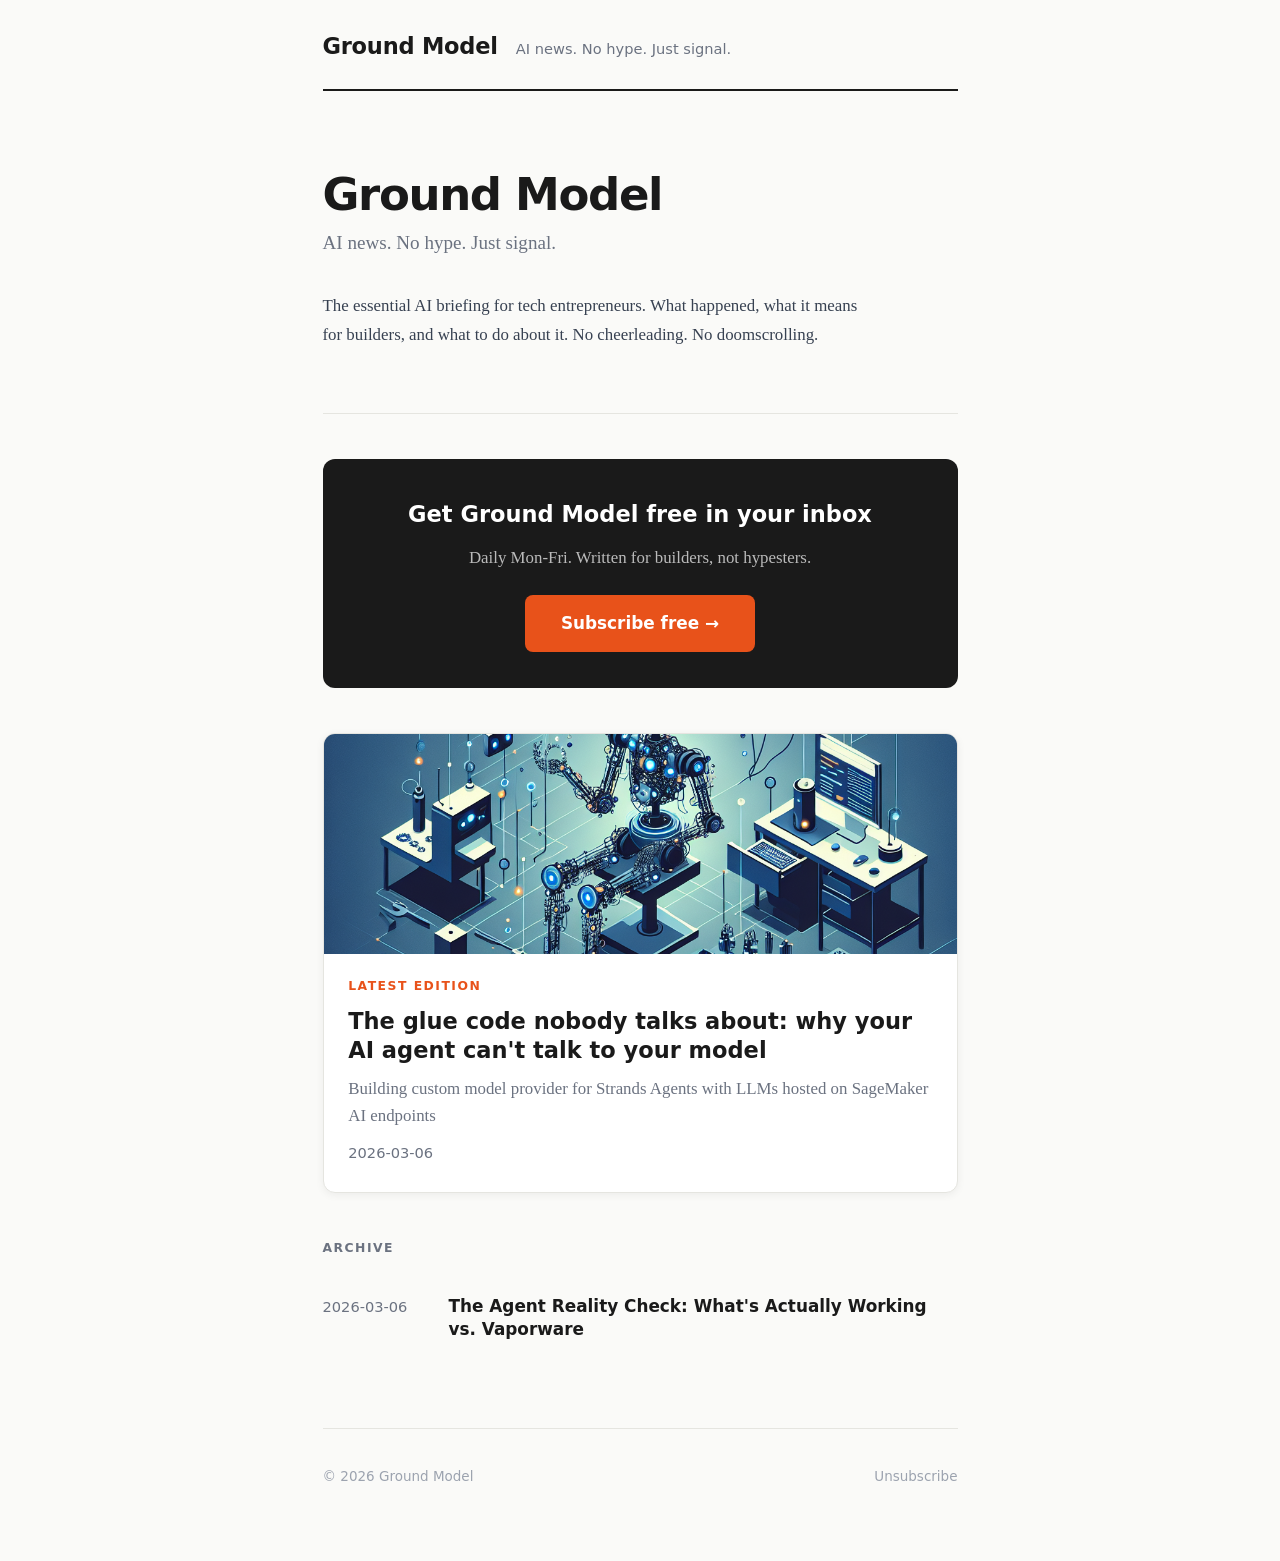
<file: index.html>
<!DOCTYPE html>
<html lang="en">
<head>
  <meta charset="UTF-8">
  <meta name="viewport" content="width=device-width, initial-scale=1.0">
  <title>Ground Model — Daily AI news for builders.</title>
  <meta name="description" content="AI news for tech entrepreneurs. No hype. Just signal. Daily, Mon-Fri.">
  <meta property="og:title" content="Ground Model">
  <meta property="og:description" content="Daily AI news for builders. No hype. Just signal.">
  <meta property="og:type" content="website">
  <meta property="og:url" content="https://groundmodel.com">
  
  <meta property="og:image" content="https://groundmodel.com/static/images/2026-03-06_hero.png">
  
  <meta name="twitter:card" content="summary_large_image">
  <link rel="canonical" href="https://groundmodel.com">
  <link rel="icon" href="/static/favicon.svg" type="image/svg+xml">
  <link rel="stylesheet" href="/static/style.css">
</head>
<body>
  <div class="page-shell">

    <header class="site-header">
      <a href="/" class="logo">Ground Model</a>
      <span class="tagline">AI news. No hype. Just signal.</span>
    </header>

    <main>

      <!-- Homepage hero text -->
      <section class="home-hero">
        <div class="home-wordmark">Ground Model</div>
        <p class="home-tagline">AI news. No hype. Just signal.</p>
        <p style="font-size:0.9375rem;color:#374151;max-width:540px;margin-bottom:1.5rem;">
          The essential AI briefing for tech entrepreneurs. What happened, what it means for builders,
          and what to do about it. No cheerleading. No doomscrolling.
        </p>
      </section>

      <!-- Subscribe CTA -->
      <div class="home-subscribe">
        <h2>Get Ground Model free in your inbox</h2>
        <p>Daily Mon-Fri. Written for builders, not hypesters.</p>
        <a href="https://ground-model.beehiiv.com/subscribe" class="btn-subscribe">Subscribe free →</a>
      </div>

      

      <!-- Featured latest edition -->
      
      <div class="featured-edition">
        
        <a href="/posts/2026/03/06/the-glue-code-nobody-talks-about-why-your-ai-agent-can-t-talk-to-your-model.html">
          <img src="/static/images/2026-03-06_hero.png" alt="The glue code nobody talks about: why your AI agent can&#39;t talk to your model" class="featured-thumb" loading="lazy">
        </a>
        
        <div class="featured-body">
          <div class="featured-label">Latest edition</div>
          <a href="/posts/2026/03/06/the-glue-code-nobody-talks-about-why-your-ai-agent-can-t-talk-to-your-model.html" class="featured-title">The glue code nobody talks about: why your AI agent can&#39;t talk to your model</a>
          
          <p class="featured-preview">Building custom model provider for Strands Agents with LLMs hosted on SageMaker AI endpoints</p>
          
          <p style="margin-top:0.625rem;font-family:-apple-system,BlinkMacSystemFont,'Segoe UI',system-ui,sans-serif;font-size:0.8125rem;color:#6B7280;">
            2026-03-06
          </p>
        </div>
      </div>

      <!-- Archive list -->
      
      <section class="archive-section">
        <div class="archive-label">Archive</div>
        <ul class="archive-list">
          
          <li>
            <a href="/posts/2026/03/06/the-agent-reality-check-what-s-actually-working-vs-vaporware.html" class="archive-link">
              <span class="archive-date">2026-03-06</span>
              <span class="archive-title">The Agent Reality Check: What&#39;s Actually Working vs. Vaporware</span>
            </a>
          </li>
          
        </ul>
      </section>
      

      

    </main>

    <footer class="site-footer">
      <div class="footer-bottom">
        <span class="copyright">&copy; 2026 Ground Model</span>
        <a href="https://ground-model.beehiiv.com/unsubscribe" class="unsubscribe">Unsubscribe</a>
      </div>
    </footer>

  </div>
</body>
</html>
</file>
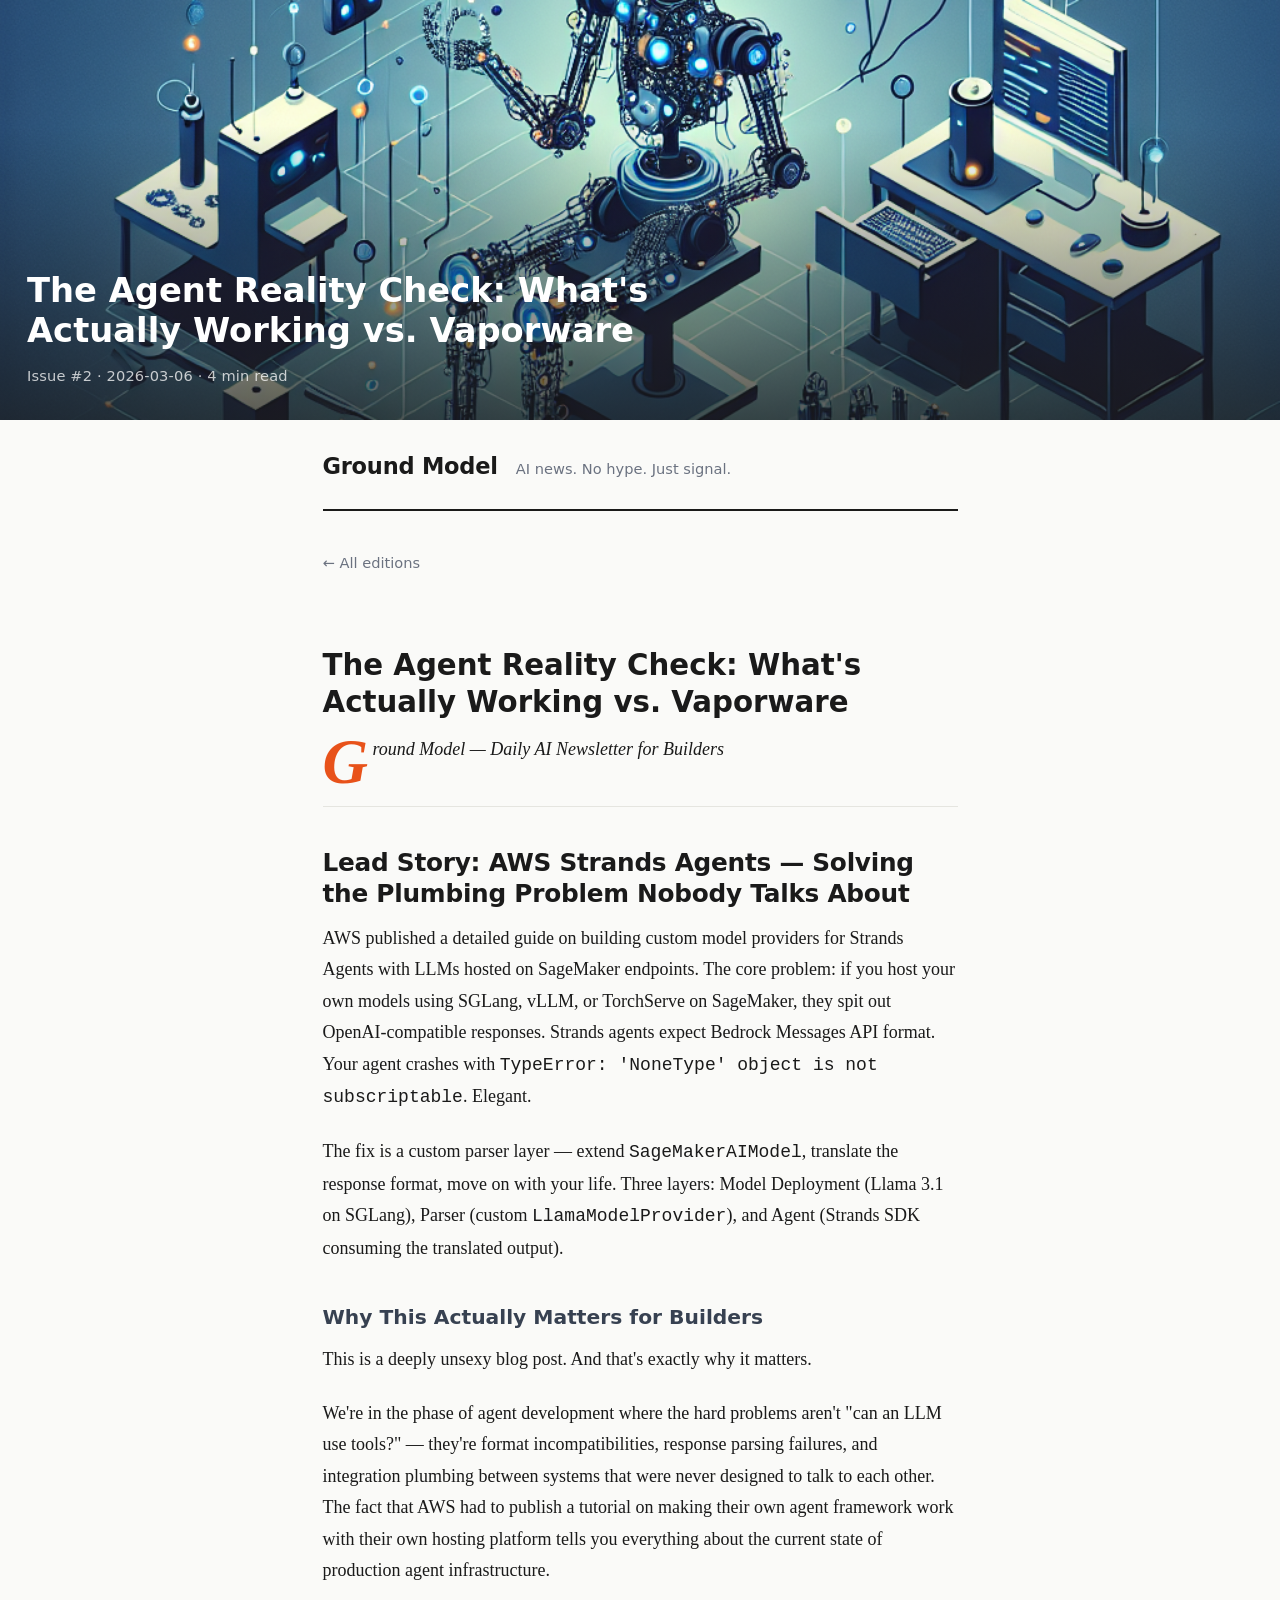
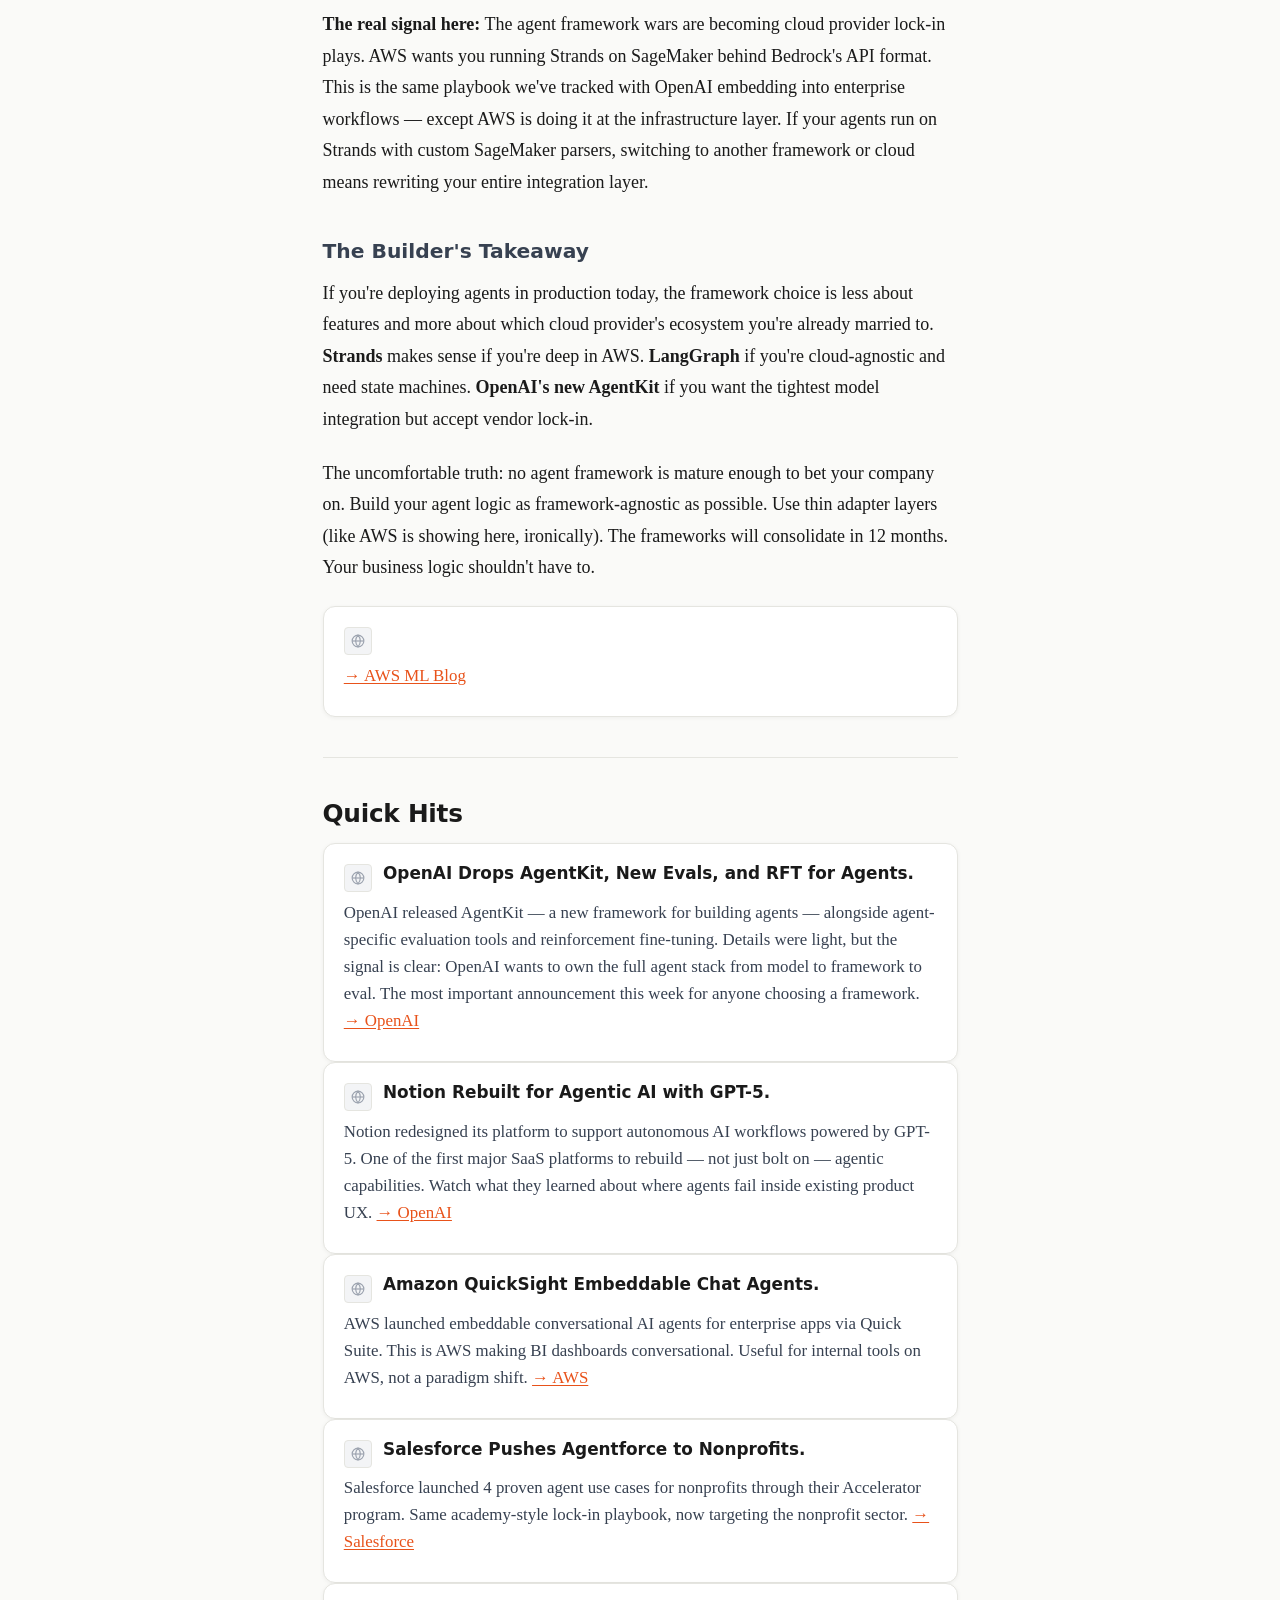
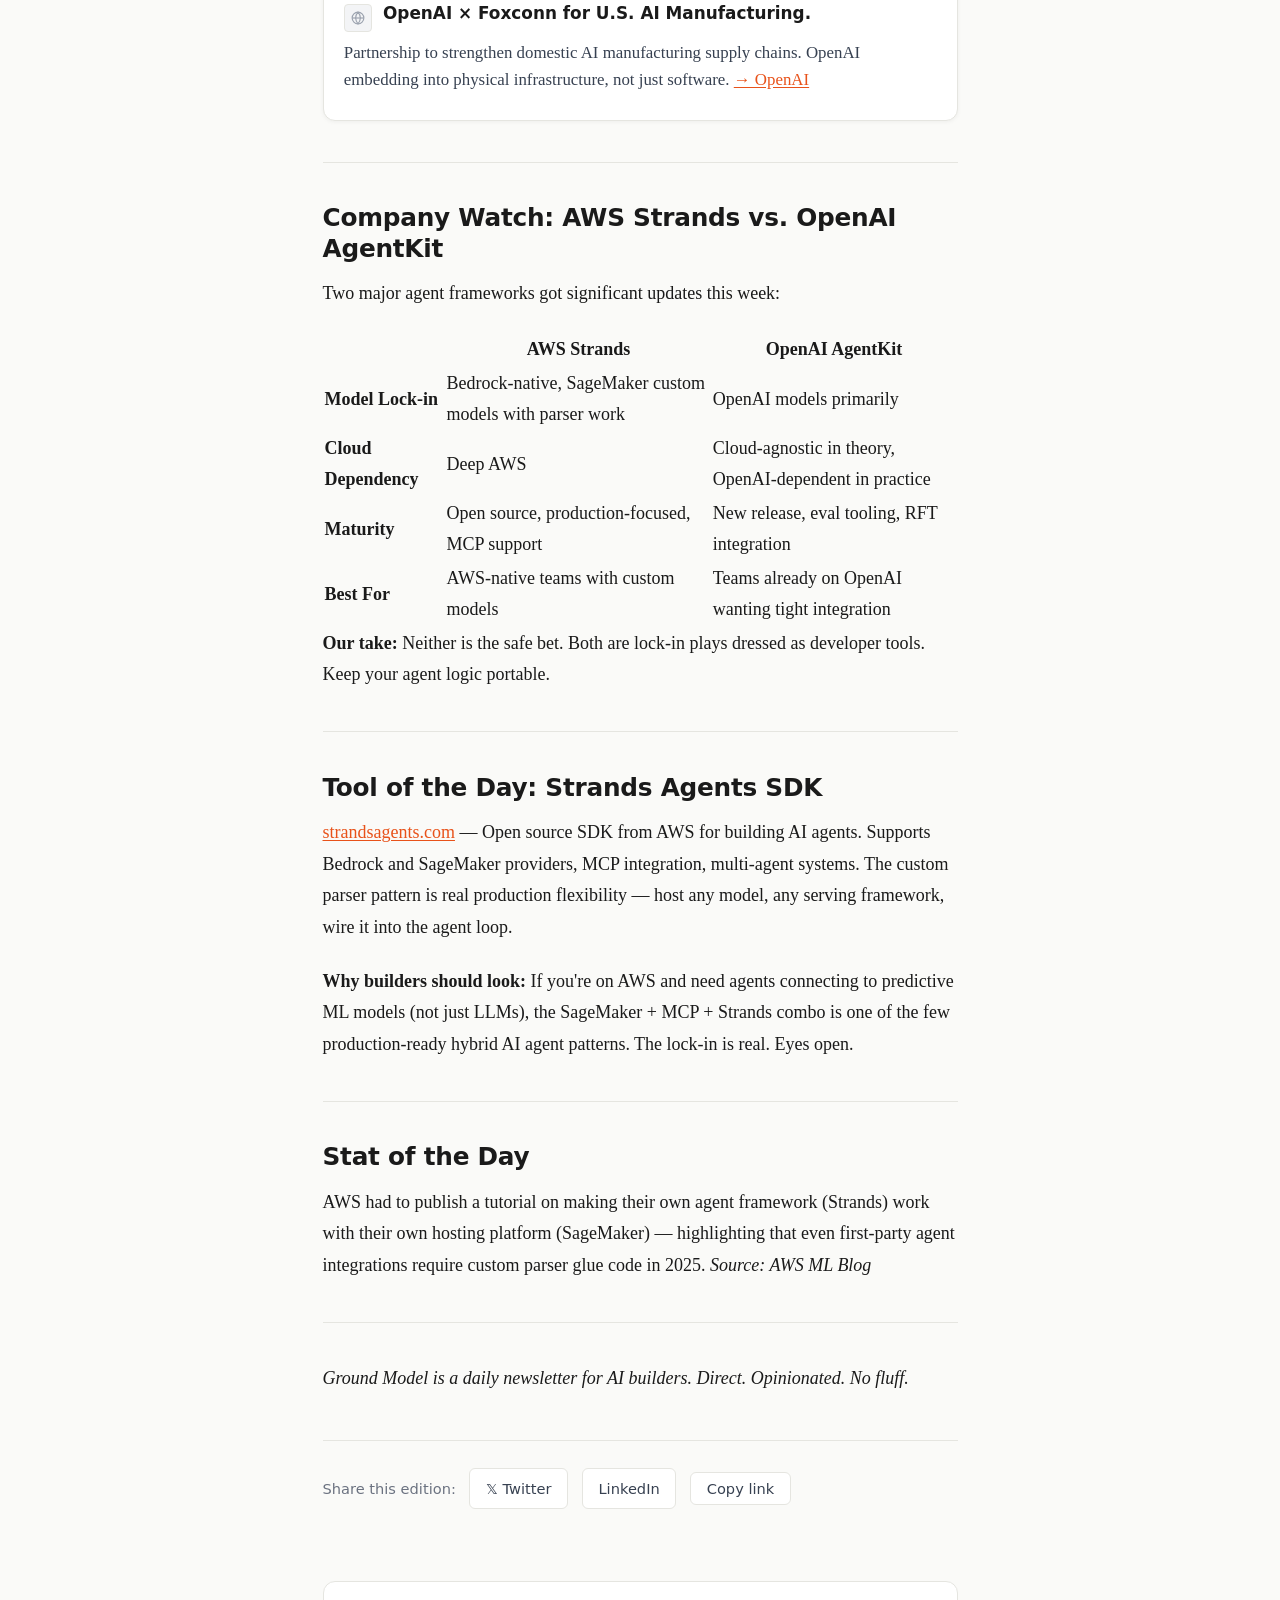
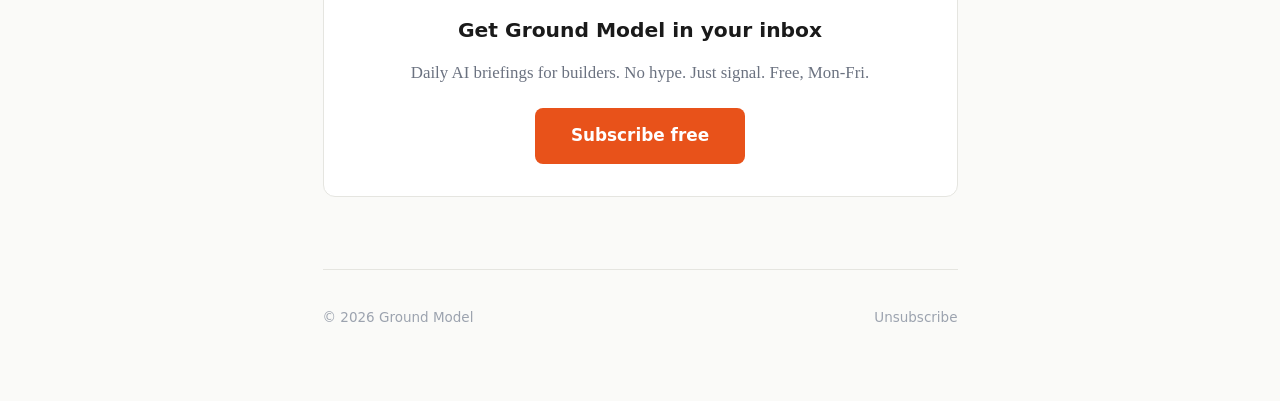
<file: posts/2026/03/06/the-agent-reality-check-what-s-actually-working-vs-vaporware.html>
<!DOCTYPE html>
<html lang="en">
<head>
  <meta charset="UTF-8">
  <meta name="viewport" content="width=device-width, initial-scale=1.0">
  <title>The Agent Reality Check: What&#39;s Actually Working vs. Vaporware — Ground Model</title>
  <meta name="description" content="The Agent Reality Check: What&#39;s Actually Working vs. Vaporware
Ground Model — Daily AI Newsletter for Builders

Lead Story: AWS Strands Agents — Solving the Plu">
  <meta property="og:title" content="The Agent Reality Check: What&#39;s Actually Working vs. Vaporware">
  <meta property="og:description" content="The Agent Reality Check: What&#39;s Actually Working vs. Vaporware
Ground Model — Daily AI Newsletter for Builders

Lead Story: AWS Strands Agents — Solving the Plu">
  <meta property="og:type" content="article">
  <meta property="og:url" content="https://groundmodel.com/posts/2026/03/06/the-agent-reality-check-what-s-actually-working-vs-vaporware.html">
  
  <meta property="og:image" content="https://groundmodel.com/static/images/2026-03-06_hero.png">
  
  <meta name="twitter:card" content="summary_large_image">
  <meta name="twitter:title" content="The Agent Reality Check: What&#39;s Actually Working vs. Vaporware">
  <meta name="twitter:description" content="The Agent Reality Check: What&#39;s Actually Working vs. Vaporware
Ground Model — Daily AI Newsletter for Builders

Lead Story: AWS Strands Agents — Solving the Plu">
  <link rel="canonical" href="https://groundmodel.com/posts/2026/03/06/the-agent-reality-check-what-s-actually-working-vs-vaporware.html">
  <link rel="icon" href="/static/favicon.svg" type="image/svg+xml">
  <link rel="stylesheet" href="/static/style.css">
</head>
<body>

  
  <!-- Full-width hero image with overlay -->
  <div class="post-hero">
    <img src="/static/images/2026-03-06_hero.png" alt="The Agent Reality Check: What&#39;s Actually Working vs. Vaporware" loading="eager">
    <div class="post-hero-overlay">
      <div class="post-hero-title">The Agent Reality Check: What&#39;s Actually Working vs. Vaporware</div>
      <div class="post-hero-meta">
        Issue #2&nbsp;·&nbsp;<time datetime="2026-03-06">2026-03-06</time>&nbsp;·&nbsp;4 min read
      </div>
    </div>
  </div>
  

  <div class="page-shell">
    <header class="site-header">
      <a href="/" class="logo">Ground Model</a>
      <span class="tagline">AI news. No hype. Just signal.</span>
    </header>

    <a href="/" class="back-link">&larr; All editions</a>

    <article>
      

      <div class="post-body">
        <h1>The Agent Reality Check: What's Actually Working vs. Vaporware</h1>
<p><em>Ground Model — Daily AI Newsletter for Builders</em></p>
<hr />
<h2>Lead Story: AWS Strands Agents — Solving the Plumbing Problem Nobody Talks About</h2>
<p>AWS published a detailed guide on building custom model providers for Strands Agents with LLMs hosted on SageMaker endpoints. The core problem: if you host your own models using SGLang, vLLM, or TorchServe on SageMaker, they spit out OpenAI-compatible responses. Strands agents expect Bedrock Messages API format. Your agent crashes with <code>TypeError: 'NoneType' object is not subscriptable</code>. Elegant.</p>
<p>The fix is a custom parser layer — extend <code>SageMakerAIModel</code>, translate the response format, move on with your life. Three layers: Model Deployment (Llama 3.1 on SGLang), Parser (custom <code>LlamaModelProvider</code>), and Agent (Strands SDK consuming the translated output).</p>
<h3>Why This Actually Matters for Builders</h3>
<p>This is a deeply unsexy blog post. And that's exactly why it matters.</p>
<p>We're in the phase of agent development where the hard problems aren't "can an LLM use tools?" — they're format incompatibilities, response parsing failures, and integration plumbing between systems that were never designed to talk to each other. The fact that AWS had to publish a tutorial on making their own agent framework work with their own hosting platform tells you everything about the current state of production agent infrastructure.</p>
<p><strong>The real signal here:</strong> The agent framework wars are becoming cloud provider lock-in plays. AWS wants you running Strands on SageMaker behind Bedrock's API format. This is the same playbook we've tracked with OpenAI embedding into enterprise workflows — except AWS is doing it at the infrastructure layer. If your agents run on Strands with custom SageMaker parsers, switching to another framework or cloud means rewriting your entire integration layer.</p>
<h3>The Builder's Takeaway</h3>
<p>If you're deploying agents in production today, the framework choice is less about features and more about which cloud provider's ecosystem you're already married to. <strong>Strands</strong> makes sense if you're deep in AWS. <strong>LangGraph</strong> if you're cloud-agnostic and need state machines. <strong>OpenAI's new AgentKit</strong> if you want the tightest model integration but accept vendor lock-in.</p>
<p>The uncomfortable truth: no agent framework is mature enough to bet your company on. Build your agent logic as framework-agnostic as possible. Use thin adapter layers (like AWS is showing here, ironically). The frameworks will consolidate in 12 months. Your business logic shouldn't have to.</p>
<p><a href="https://aws.amazon.com/blogs/machine-learning/building-custom-model-provider-for-strands-agents-with-llms-hosted-on-sagemaker-ai-endpoints/">→ AWS ML Blog</a></p>
<hr />
<h2>Quick Hits</h2>
<p><strong>OpenAI Drops AgentKit, New Evals, and RFT for Agents.</strong> OpenAI released AgentKit — a new framework for building agents — alongside agent-specific evaluation tools and reinforcement fine-tuning. Details were light, but the signal is clear: OpenAI wants to own the full agent stack from model to framework to eval. The most important announcement this week for anyone choosing a framework. <a href="https://openai.com/index/introducing-agentkit">→ OpenAI</a></p>
<p><strong>Notion Rebuilt for Agentic AI with GPT-5.</strong> Notion redesigned its platform to support autonomous AI workflows powered by GPT-5. One of the first major SaaS platforms to rebuild — not just bolt on — agentic capabilities. Watch what they learned about where agents fail inside existing product UX. <a href="https://openai.com/index/notion">→ OpenAI</a></p>
<p><strong>Amazon QuickSight Embeddable Chat Agents.</strong> AWS launched embeddable conversational AI agents for enterprise apps via Quick Suite. This is AWS making BI dashboards conversational. Useful for internal tools on AWS, not a paradigm shift. <a href="https://aws.amazon.com/blogs/machine-learning/embed-amazon-quick-suite-chat-agents-in-enterprise-applications/">→ AWS</a></p>
<p><strong>Salesforce Pushes Agentforce to Nonprofits.</strong> Salesforce launched 4 proven agent use cases for nonprofits through their Accelerator program. Same academy-style lock-in playbook, now targeting the nonprofit sector. <a href="https://www.salesforce.com/blog/ai-nonprofit-use-cases/">→ Salesforce</a></p>
<p><strong>OpenAI × Foxconn for U.S. AI Manufacturing.</strong> Partnership to strengthen domestic AI manufacturing supply chains. OpenAI embedding into physical infrastructure, not just software. <a href="https://openai.com/index/openai-and-foxconn-collaborate">→ OpenAI</a></p>
<hr />
<h2>Company Watch: AWS Strands vs. OpenAI AgentKit</h2>
<p>Two major agent frameworks got significant updates this week:</p>
<table>
<thead>
<tr>
<th></th>
<th>AWS Strands</th>
<th>OpenAI AgentKit</th>
</tr>
</thead>
<tbody>
<tr>
<td><strong>Model Lock-in</strong></td>
<td>Bedrock-native, SageMaker custom models with parser work</td>
<td>OpenAI models primarily</td>
</tr>
<tr>
<td><strong>Cloud Dependency</strong></td>
<td>Deep AWS</td>
<td>Cloud-agnostic in theory, OpenAI-dependent in practice</td>
</tr>
<tr>
<td><strong>Maturity</strong></td>
<td>Open source, production-focused, MCP support</td>
<td>New release, eval tooling, RFT integration</td>
</tr>
<tr>
<td><strong>Best For</strong></td>
<td>AWS-native teams with custom models</td>
<td>Teams already on OpenAI wanting tight integration</td>
</tr>
</tbody>
</table>
<p><strong>Our take:</strong> Neither is the safe bet. Both are lock-in plays dressed as developer tools. Keep your agent logic portable.</p>
<hr />
<h2>Tool of the Day: Strands Agents SDK</h2>
<p><a href="https://strandsagents.com">strandsagents.com</a> — Open source SDK from AWS for building AI agents. Supports Bedrock and SageMaker providers, MCP integration, multi-agent systems. The custom parser pattern is real production flexibility — host any model, any serving framework, wire it into the agent loop.</p>
<p><strong>Why builders should look:</strong> If you're on AWS and need agents connecting to predictive ML models (not just LLMs), the SageMaker + MCP + Strands combo is one of the few production-ready hybrid AI agent patterns. The lock-in is real. Eyes open.</p>
<hr />
<h2>Stat of the Day</h2>
<p>AWS had to publish a tutorial on making their own agent framework (Strands) work with their own hosting platform (SageMaker) — highlighting that even first-party agent integrations require custom parser glue code in 2025. <em>Source: AWS ML Blog</em></p>
<hr />
<p><em>Ground Model is a daily newsletter for AI builders. Direct. Opinionated. No fluff.</em></p>
      </div>
    </article>

    <!-- Share buttons -->
    <div class="share-section">
      <span class="share-label">Share this edition:</span>
      <a href="https://twitter.com/intent/tweet?text=The%20Agent%20Reality%20Check%3A%20What%27s%20Actually%20Working%20vs.%20Vaporware&url=https%3A//groundmodel.com/posts/2026/03/06/the-agent-reality-check-what-s-actually-working-vs-vaporware.html"
         target="_blank" rel="noopener" class="share-btn">𝕏 Twitter</a>
      <a href="https://www.linkedin.com/sharing/share-offsite/?url=https%3A//groundmodel.com/posts/2026/03/06/the-agent-reality-check-what-s-actually-working-vs-vaporware.html"
         target="_blank" rel="noopener" class="share-btn">LinkedIn</a>
      <button onclick="navigator.clipboard.writeText(window.location.href).then(()=>{this.textContent='Copied!';setTimeout(()=>{this.textContent='Copy link'},2000)})" class="share-btn">Copy link</button>
    </div>

    <!-- Subscribe CTA -->
    <div class="subscribe-cta">
      <h3>Get Ground Model in your inbox</h3>
      <p>Daily AI briefings for builders. No hype. Just signal. Free, Mon-Fri.</p>
      <a href="https://ground-model.beehiiv.com/subscribe" class="btn-subscribe">Subscribe free</a>
    </div>

    <!-- Footer -->
    <footer class="site-footer">
      <div class="footer-bottom">
        <span class="copyright">&copy; 2026 Ground Model</span>
        <a href="https://ground-model.beehiiv.com/unsubscribe" class="unsubscribe">Unsubscribe</a>
      </div>
    </footer>
  </div>

  <!-- Company logos for Quick Hits items: inject via JS using Clearbit -->
  <script>
  (function() {
    // Parse domains from brief_domains passed from Python template
    var briefDomains = ["openai.com", "aws.amazon.com", "salesforce.com"];

    // Find all links in the post body that are "Read more" links
    var links = document.querySelectorAll('.post-body a');
    var domainIndexMap = {};
    briefDomains.forEach(function(d, i) { domainIndexMap[d] = i; });

    links.forEach(function(a) {
      try {
        var url = new URL(a.href);
        var domain = url.hostname.replace(/^www\./, '');
        if (briefDomains.indexOf(domain) === -1) return;

        // Walk up to find the containing paragraph or list item
        var container = a.closest('p') || a.closest('li');
        if (!container) return;

        // Only inject once per container
        if (container.dataset.logoInjected) return;
        container.dataset.logoInjected = '1';

        // Find the bold headline (strong tag) or first text
        var strong = container.querySelector('strong');

        // Create logo img
        var img = document.createElement('img');
        img.src = 'https://logo.clearbit.com/' + domain + '?size=64';
        img.alt = domain;
        img.className = 'brief-logo';
        img.width = 28;
        img.height = 28;
        img.onerror = function() {
          // Replace with fallback SVG icon
          var fallback = document.createElement('span');
          fallback.className = 'brief-logo-fallback';
          fallback.innerHTML = '<svg viewBox="0 0 24 24" fill="none" stroke="currentColor" stroke-width="2"><circle cx="12" cy="12" r="10"/><line x1="2" y1="12" x2="22" y2="12"/><path d="M12 2a15.3 15.3 0 0 1 4 10 15.3 15.3 0 0 1-4 10 15.3 15.3 0 0 1-4-10 15.3 15.3 0 0 1 4-10z"/></svg>';
          img.replaceWith(fallback);
        };

        // Wrap in brief-card if in a plain paragraph
        if (container.tagName === 'P') {
          var card = document.createElement('div');
          card.className = 'brief-card';

          var head = document.createElement('div');
          head.className = 'brief-card-head';
          head.appendChild(img);

          if (strong) {
            var headline = document.createElement('div');
            headline.className = 'brief-headline';
            headline.innerHTML = strong.innerHTML;
            head.appendChild(headline);
            strong.remove();
          }
          card.appendChild(head);

          var body = document.createElement('div');
          body.className = 'brief-body';
          body.innerHTML = container.innerHTML;
          card.appendChild(body);

          container.replaceWith(card);
        } else {
          // li: just prepend the logo
          container.insertBefore(img, container.firstChild);
        }
      } catch(e) {}
    });
  })();
  </script>

</body>
</html>
</file>
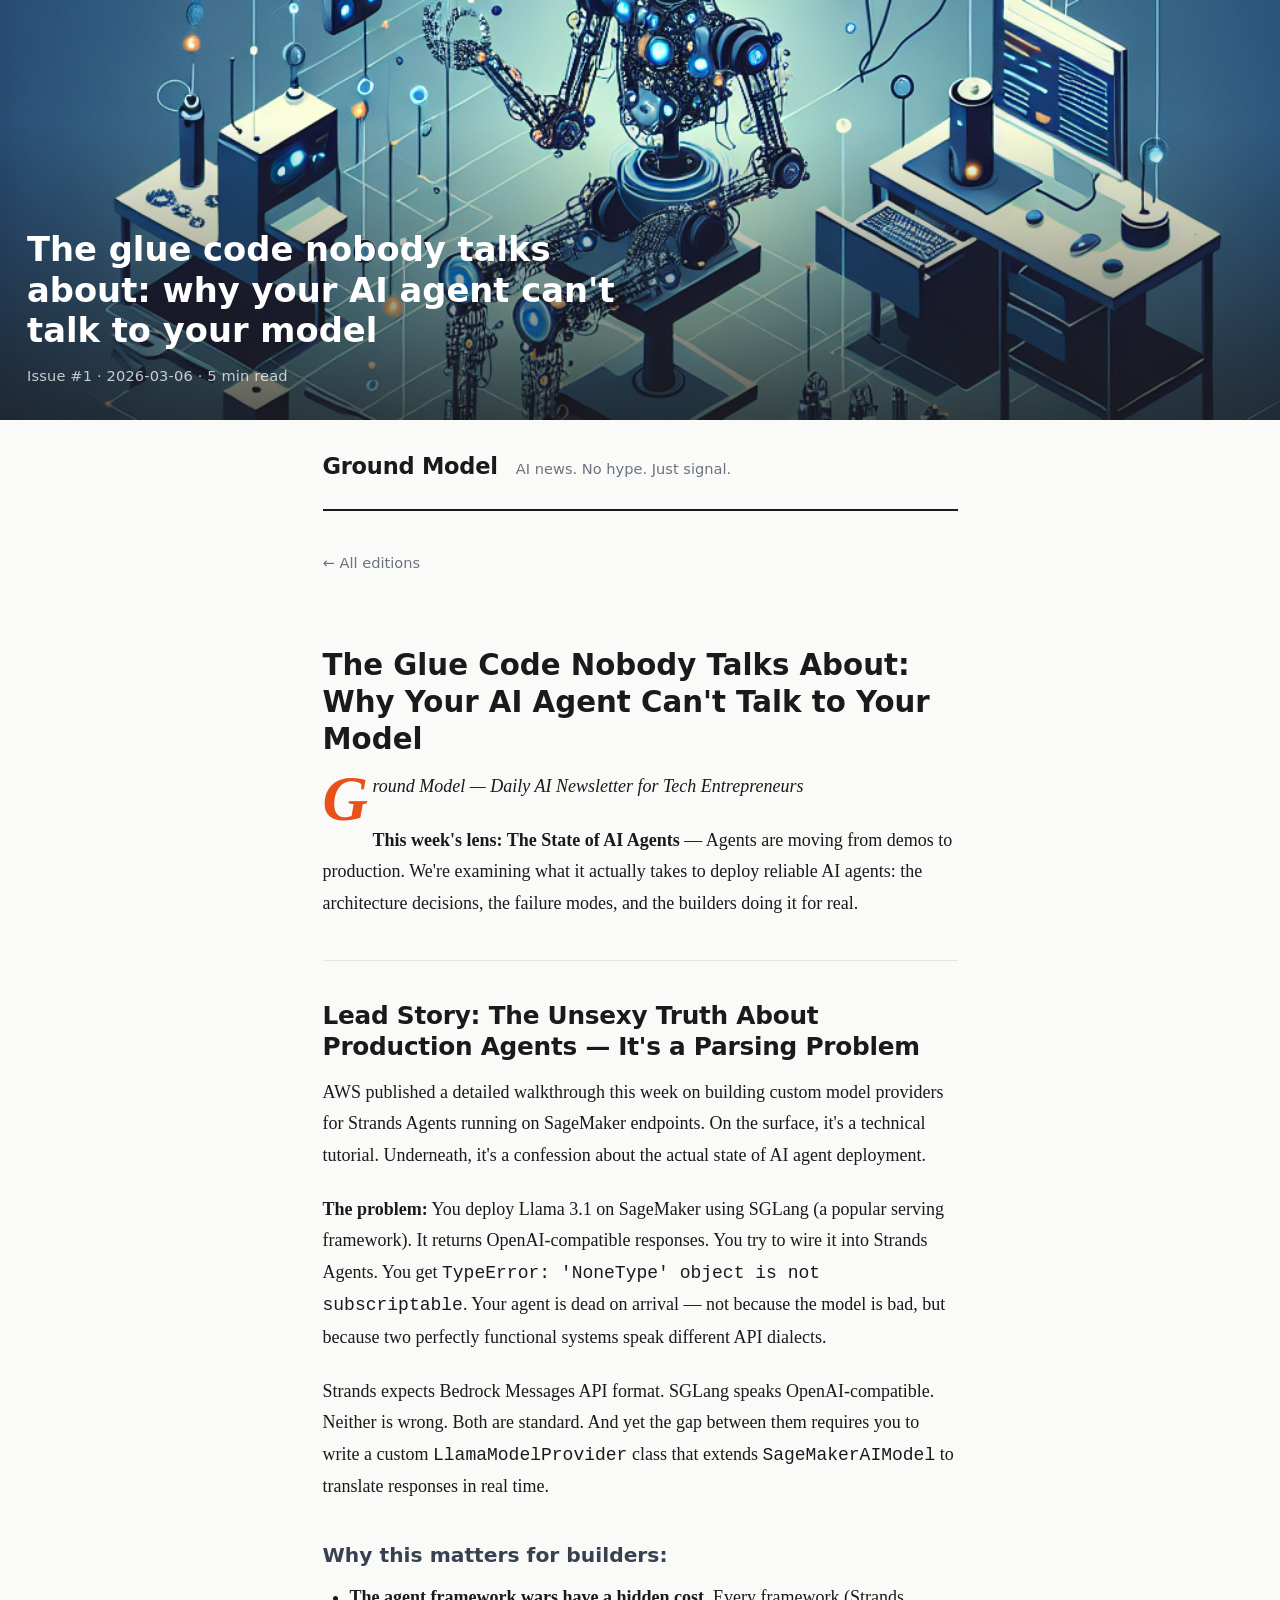
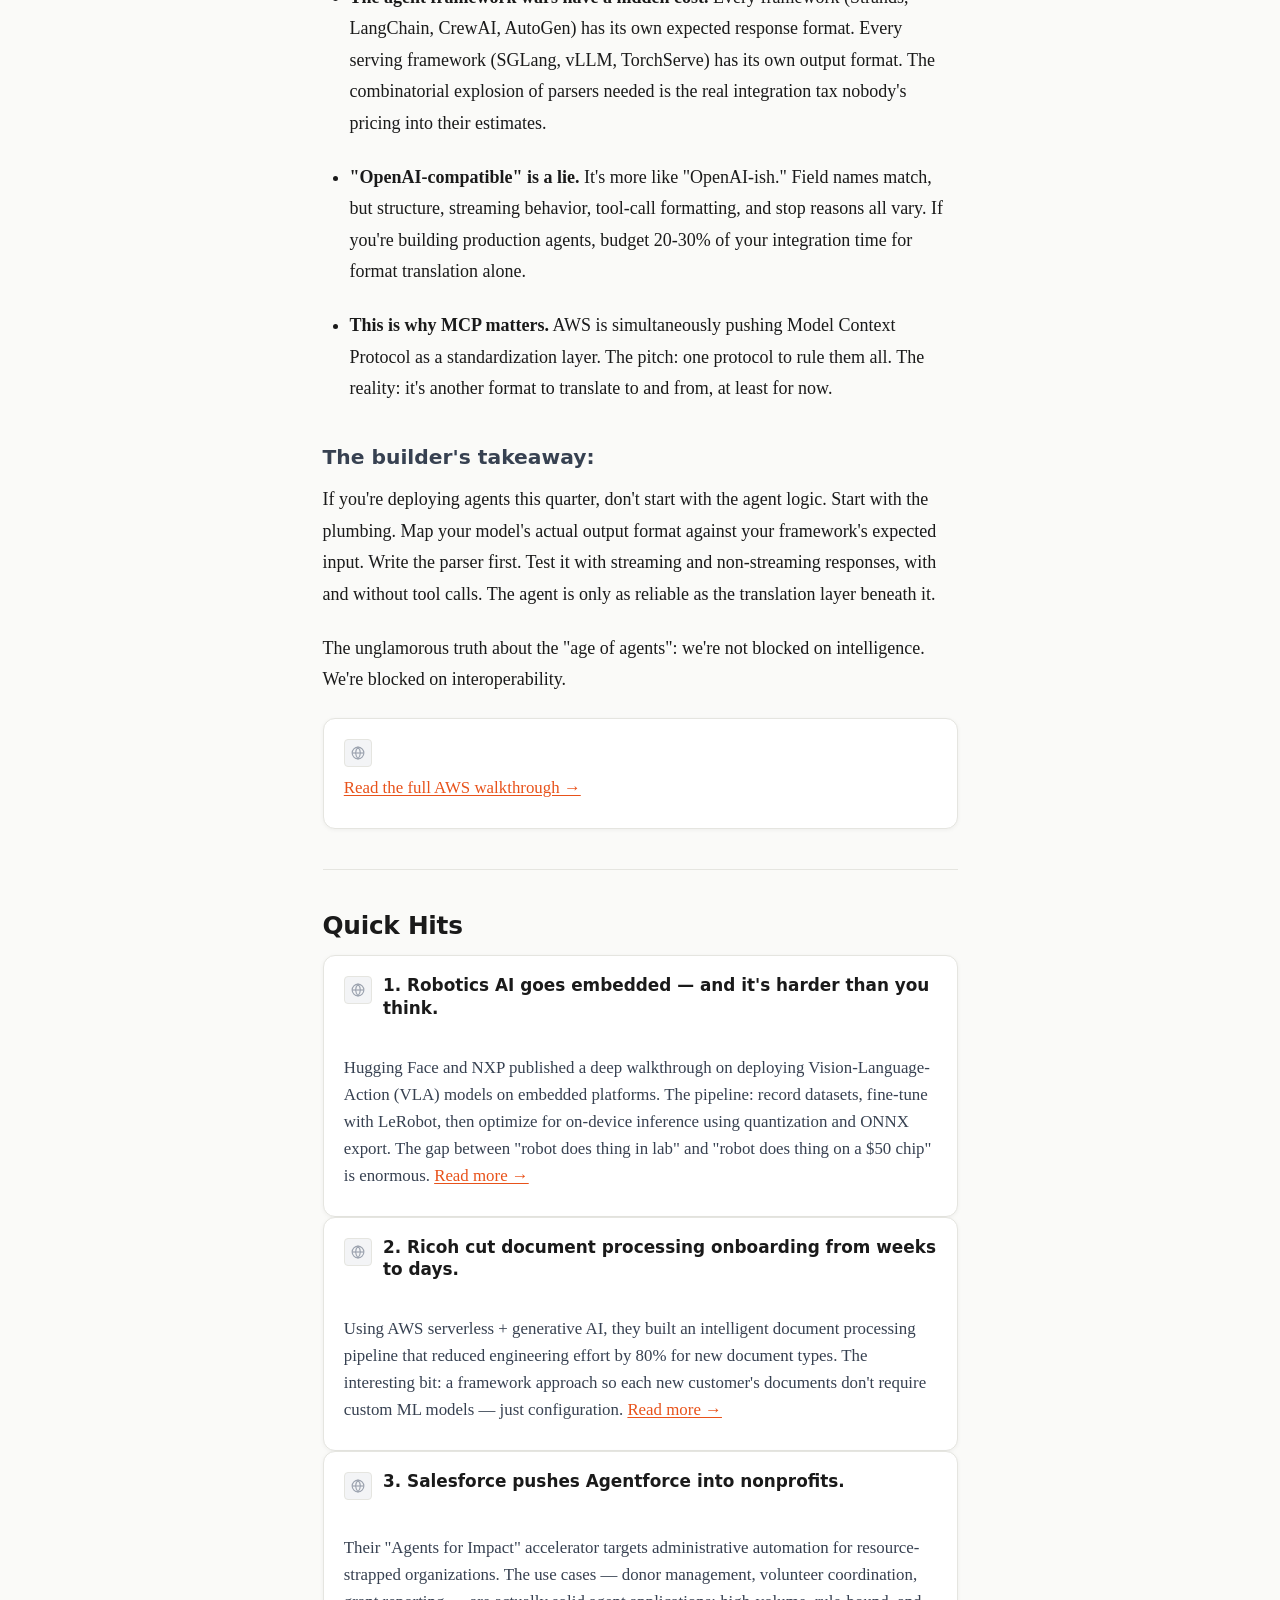
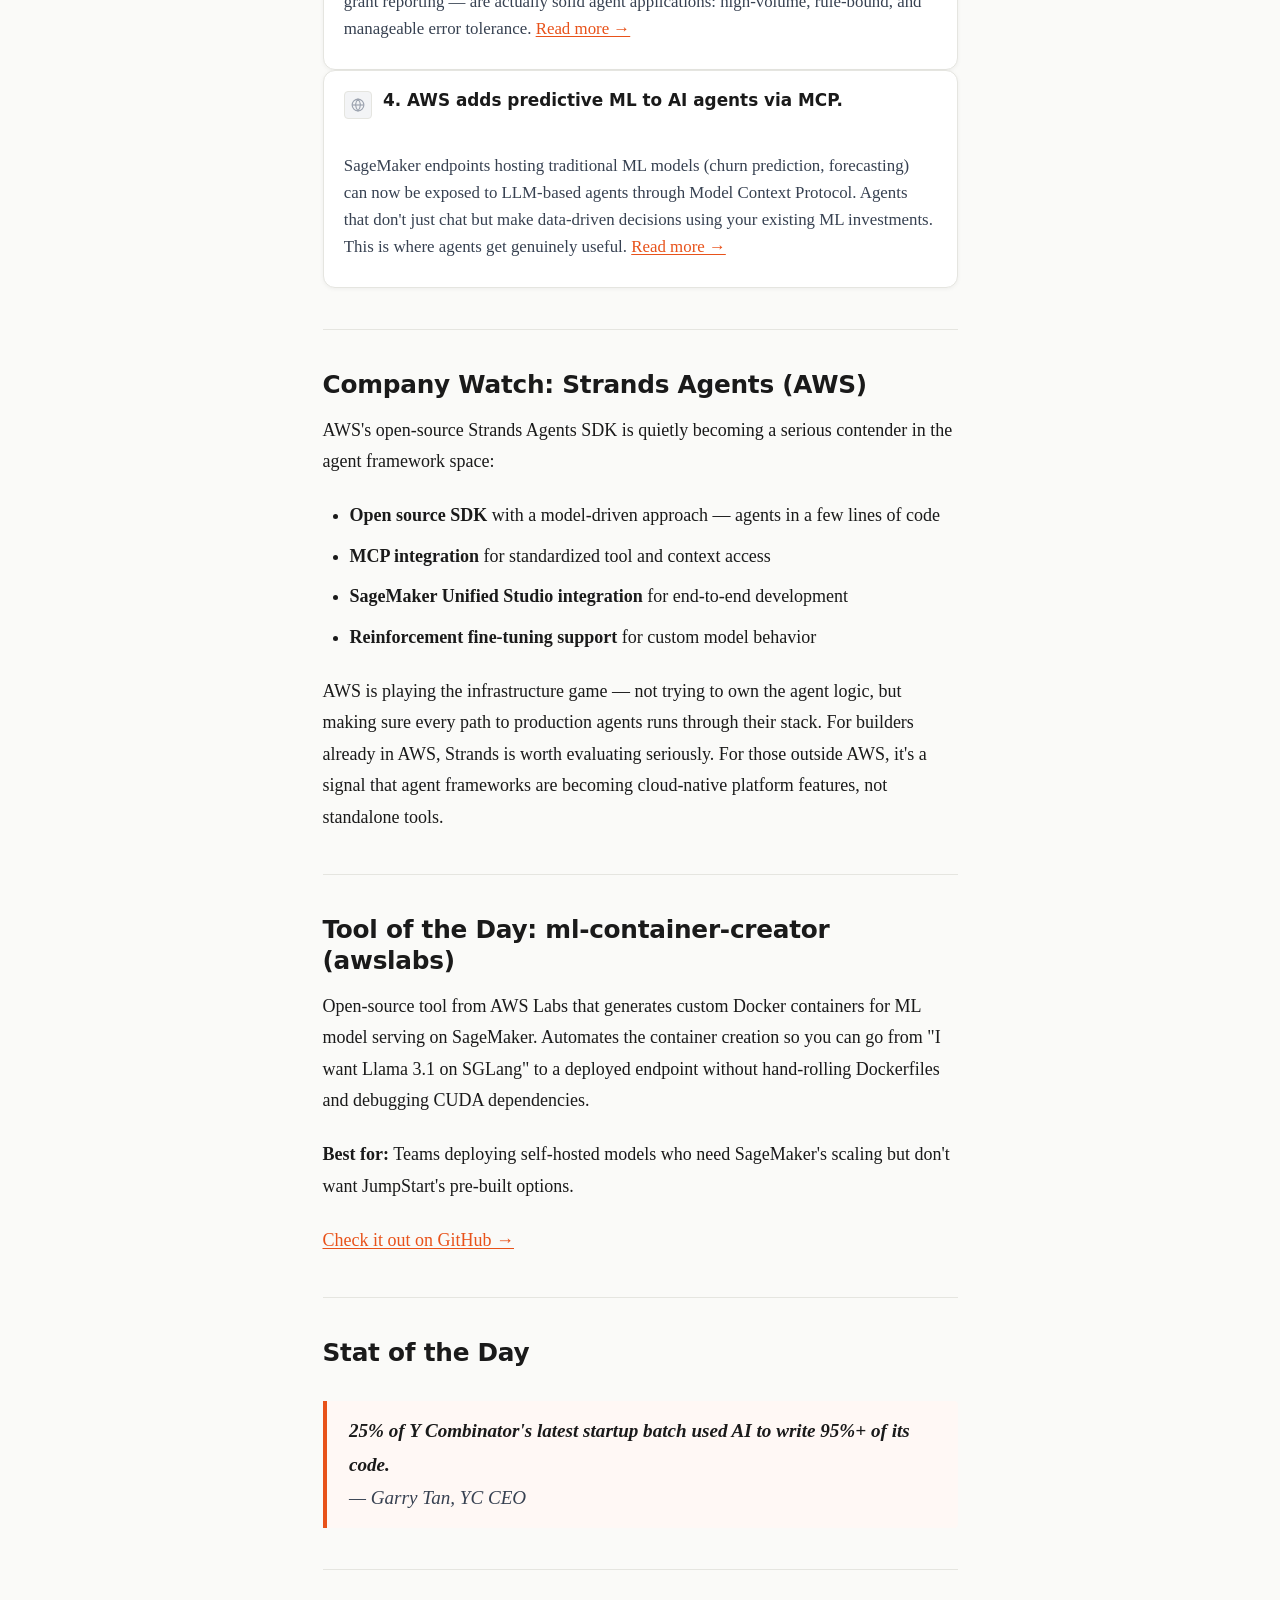
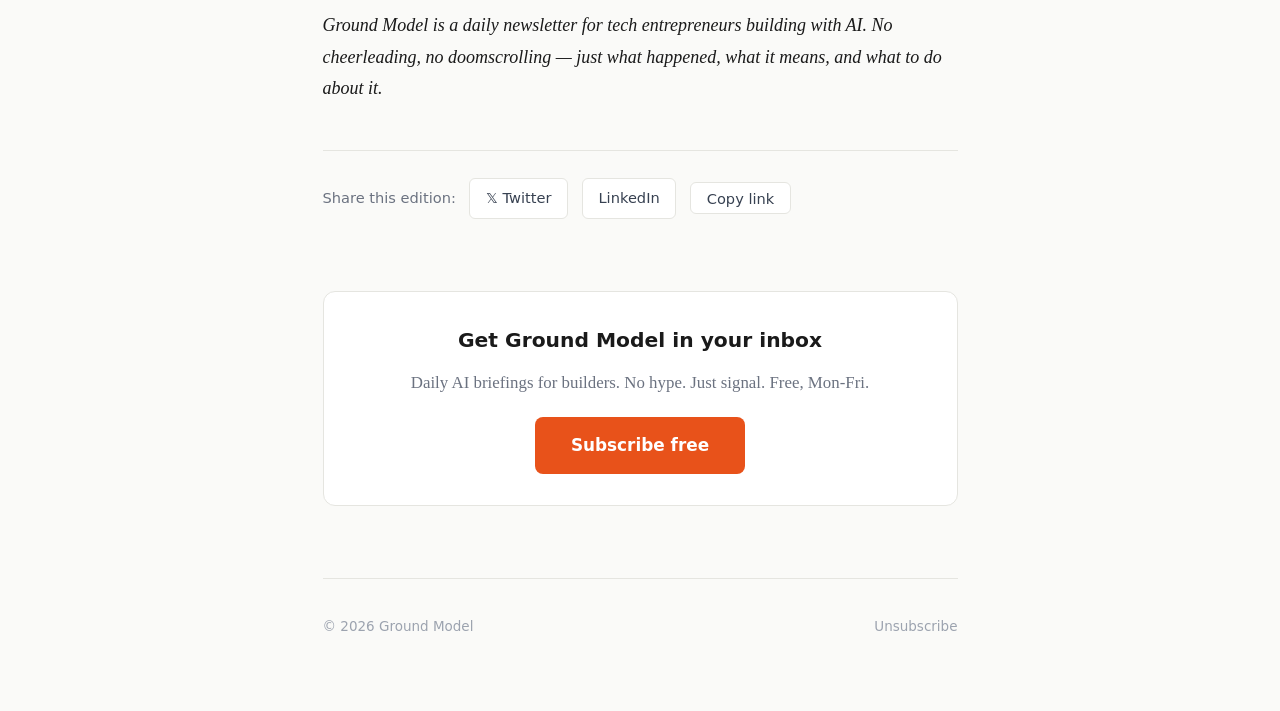
<file: posts/2026/03/06/the-glue-code-nobody-talks-about-why-your-ai-agent-can-t-talk-to-your-model.html>
<!DOCTYPE html>
<html lang="en">
<head>
  <meta charset="UTF-8">
  <meta name="viewport" content="width=device-width, initial-scale=1.0">
  <title>The glue code nobody talks about: why your AI agent can&#39;t talk to your model — Ground Model</title>
  <meta name="description" content="The Glue Code Nobody Talks About: Why Your AI Agent Can&#39;t Talk to Your Model
Ground Model — Daily AI Newsletter for Tech Entrepreneurs
This week&#39;s lens: The Sta">
  <meta property="og:title" content="The glue code nobody talks about: why your AI agent can&#39;t talk to your model">
  <meta property="og:description" content="The Glue Code Nobody Talks About: Why Your AI Agent Can&#39;t Talk to Your Model
Ground Model — Daily AI Newsletter for Tech Entrepreneurs
This week&#39;s lens: The Sta">
  <meta property="og:type" content="article">
  <meta property="og:url" content="https://groundmodel.com/posts/2026/03/06/the-glue-code-nobody-talks-about-why-your-ai-agent-can-t-talk-to-your-model.html">
  
  <meta property="og:image" content="https://groundmodel.com/static/images/2026-03-06_hero.png">
  
  <meta name="twitter:card" content="summary_large_image">
  <meta name="twitter:title" content="The glue code nobody talks about: why your AI agent can&#39;t talk to your model">
  <meta name="twitter:description" content="The Glue Code Nobody Talks About: Why Your AI Agent Can&#39;t Talk to Your Model
Ground Model — Daily AI Newsletter for Tech Entrepreneurs
This week&#39;s lens: The Sta">
  <link rel="canonical" href="https://groundmodel.com/posts/2026/03/06/the-glue-code-nobody-talks-about-why-your-ai-agent-can-t-talk-to-your-model.html">
  <link rel="icon" href="/static/favicon.svg" type="image/svg+xml">
  <link rel="stylesheet" href="/static/style.css">
</head>
<body>

  
  <!-- Full-width hero image with overlay -->
  <div class="post-hero">
    <img src="/static/images/2026-03-06_hero.png" alt="The glue code nobody talks about: why your AI agent can&#39;t talk to your model" loading="eager">
    <div class="post-hero-overlay">
      <div class="post-hero-title">The glue code nobody talks about: why your AI agent can&#39;t talk to your model</div>
      <div class="post-hero-meta">
        Issue #1&nbsp;·&nbsp;<time datetime="2026-03-06">2026-03-06</time>&nbsp;·&nbsp;5 min read
      </div>
    </div>
  </div>
  

  <div class="page-shell">
    <header class="site-header">
      <a href="/" class="logo">Ground Model</a>
      <span class="tagline">AI news. No hype. Just signal.</span>
    </header>

    <a href="/" class="back-link">&larr; All editions</a>

    <article>
      

      <div class="post-body">
        <h1>The Glue Code Nobody Talks About: Why Your AI Agent Can't Talk to Your Model</h1>
<p><em>Ground Model — Daily AI Newsletter for Tech Entrepreneurs</em></p>
<p><strong>This week's lens: The State of AI Agents</strong> — Agents are moving from demos to production. We're examining what it actually takes to deploy reliable AI agents: the architecture decisions, the failure modes, and the builders doing it for real.</p>
<hr />
<h2>Lead Story: The Unsexy Truth About Production Agents — It's a Parsing Problem</h2>
<p>AWS published a detailed walkthrough this week on building custom model providers for Strands Agents running on SageMaker endpoints. On the surface, it's a technical tutorial. Underneath, it's a confession about the actual state of AI agent deployment.</p>
<p><strong>The problem:</strong> You deploy Llama 3.1 on SageMaker using SGLang (a popular serving framework). It returns OpenAI-compatible responses. You try to wire it into Strands Agents. You get <code>TypeError: 'NoneType' object is not subscriptable</code>. Your agent is dead on arrival — not because the model is bad, but because two perfectly functional systems speak different API dialects.</p>
<p>Strands expects Bedrock Messages API format. SGLang speaks OpenAI-compatible. Neither is wrong. Both are standard. And yet the gap between them requires you to write a custom <code>LlamaModelProvider</code> class that extends <code>SageMakerAIModel</code> to translate responses in real time.</p>
<h3>Why this matters for builders:</h3>
<ul>
<li>
<p><strong>The agent framework wars have a hidden cost.</strong> Every framework (Strands, LangChain, CrewAI, AutoGen) has its own expected response format. Every serving framework (SGLang, vLLM, TorchServe) has its own output format. The combinatorial explosion of parsers needed is the real integration tax nobody's pricing into their estimates.</p>
</li>
<li>
<p><strong>"OpenAI-compatible" is a lie.</strong> It's more like "OpenAI-ish." Field names match, but structure, streaming behavior, tool-call formatting, and stop reasons all vary. If you're building production agents, budget 20-30% of your integration time for format translation alone.</p>
</li>
<li>
<p><strong>This is why MCP matters.</strong> AWS is simultaneously pushing Model Context Protocol as a standardization layer. The pitch: one protocol to rule them all. The reality: it's another format to translate to and from, at least for now.</p>
</li>
</ul>
<h3>The builder's takeaway:</h3>
<p>If you're deploying agents this quarter, don't start with the agent logic. Start with the plumbing. Map your model's actual output format against your framework's expected input. Write the parser first. Test it with streaming and non-streaming responses, with and without tool calls. The agent is only as reliable as the translation layer beneath it.</p>
<p>The unglamorous truth about the "age of agents": we're not blocked on intelligence. We're blocked on interoperability.</p>
<p><a href="https://aws.amazon.com/blogs/machine-learning/building-custom-model-provider-for-strands-agents-with-llms-hosted-on-sagemaker-ai-endpoints/">Read the full AWS walkthrough →</a></p>
<hr />
<h2>Quick Hits</h2>
<p><strong>1. Robotics AI goes embedded — and it's harder than you think.</strong><br />
Hugging Face and NXP published a deep walkthrough on deploying Vision-Language-Action (VLA) models on embedded platforms. The pipeline: record datasets, fine-tune with LeRobot, then optimize for on-device inference using quantization and ONNX export. The gap between "robot does thing in lab" and "robot does thing on a $50 chip" is enormous. <a href="https://huggingface.co/blog/nxp/bringing-robotics-ai-to-embedded-platforms">Read more →</a></p>
<p><strong>2. Ricoh cut document processing onboarding from weeks to days.</strong><br />
Using AWS serverless + generative AI, they built an intelligent document processing pipeline that reduced engineering effort by 80% for new document types. The interesting bit: a framework approach so each new customer's documents don't require custom ML models — just configuration. <a href="https://aws.amazon.com/blogs/machine-learning/how-ricoh-built-a-scalable-intelligent-document-processing-solution-on-aws/">Read more →</a></p>
<p><strong>3. Salesforce pushes Agentforce into nonprofits.</strong><br />
Their "Agents for Impact" accelerator targets administrative automation for resource-strapped organizations. The use cases — donor management, volunteer coordination, grant reporting — are actually solid agent applications: high-volume, rule-bound, and manageable error tolerance. <a href="https://www.salesforce.com/blog/ai-nonprofit-use-cases/">Read more →</a></p>
<p><strong>4. AWS adds predictive ML to AI agents via MCP.</strong><br />
SageMaker endpoints hosting traditional ML models (churn prediction, forecasting) can now be exposed to LLM-based agents through Model Context Protocol. Agents that don't just chat but make data-driven decisions using your existing ML investments. This is where agents get genuinely useful. <a href="https://aws.amazon.com/blogs/machine-learning/enhance-ai-agents-using-predictive-ml-models-with-amazon-sagemaker-ai-and-model-context-protocol-mcp/">Read more →</a></p>
<hr />
<h2>Company Watch: Strands Agents (AWS)</h2>
<p>AWS's open-source Strands Agents SDK is quietly becoming a serious contender in the agent framework space:</p>
<ul>
<li><strong>Open source SDK</strong> with a model-driven approach — agents in a few lines of code</li>
<li><strong>MCP integration</strong> for standardized tool and context access</li>
<li><strong>SageMaker Unified Studio integration</strong> for end-to-end development</li>
<li><strong>Reinforcement fine-tuning support</strong> for custom model behavior</li>
</ul>
<p>AWS is playing the infrastructure game — not trying to own the agent logic, but making sure every path to production agents runs through their stack. For builders already in AWS, Strands is worth evaluating seriously. For those outside AWS, it's a signal that agent frameworks are becoming cloud-native platform features, not standalone tools.</p>
<hr />
<h2>Tool of the Day: ml-container-creator (awslabs)</h2>
<p>Open-source tool from AWS Labs that generates custom Docker containers for ML model serving on SageMaker. Automates the container creation so you can go from "I want Llama 3.1 on SGLang" to a deployed endpoint without hand-rolling Dockerfiles and debugging CUDA dependencies.</p>
<p><strong>Best for:</strong> Teams deploying self-hosted models who need SageMaker's scaling but don't want JumpStart's pre-built options.</p>
<p><a href="https://github.com/awslabs/ml-container-creator">Check it out on GitHub →</a></p>
<hr />
<h2>Stat of the Day</h2>
<blockquote>
<p><strong>25% of Y Combinator's latest startup batch used AI to write 95%+ of its code.</strong><br />
— Garry Tan, YC CEO</p>
</blockquote>
<hr />
<p><em>Ground Model is a daily newsletter for tech entrepreneurs building with AI. No cheerleading, no doomscrolling — just what happened, what it means, and what to do about it.</em></p>
      </div>
    </article>

    <!-- Share buttons -->
    <div class="share-section">
      <span class="share-label">Share this edition:</span>
      <a href="https://twitter.com/intent/tweet?text=The%20glue%20code%20nobody%20talks%20about%3A%20why%20your%20AI%20agent%20can%27t%20talk%20to%20your%20model&url=https%3A//groundmodel.com/posts/2026/03/06/the-glue-code-nobody-talks-about-why-your-ai-agent-can-t-talk-to-your-model.html"
         target="_blank" rel="noopener" class="share-btn">𝕏 Twitter</a>
      <a href="https://www.linkedin.com/sharing/share-offsite/?url=https%3A//groundmodel.com/posts/2026/03/06/the-glue-code-nobody-talks-about-why-your-ai-agent-can-t-talk-to-your-model.html"
         target="_blank" rel="noopener" class="share-btn">LinkedIn</a>
      <button onclick="navigator.clipboard.writeText(window.location.href).then(()=>{this.textContent='Copied!';setTimeout(()=>{this.textContent='Copy link'},2000)})" class="share-btn">Copy link</button>
    </div>

    <!-- Subscribe CTA -->
    <div class="subscribe-cta">
      <h3>Get Ground Model in your inbox</h3>
      <p>Daily AI briefings for builders. No hype. Just signal. Free, Mon-Fri.</p>
      <a href="https://ground-model.beehiiv.com/subscribe" class="btn-subscribe">Subscribe free</a>
    </div>

    <!-- Footer -->
    <footer class="site-footer">
      <div class="footer-bottom">
        <span class="copyright">&copy; 2026 Ground Model</span>
        <a href="https://ground-model.beehiiv.com/unsubscribe" class="unsubscribe">Unsubscribe</a>
      </div>
    </footer>
  </div>

  <!-- Company logos for Quick Hits items: inject via JS using Clearbit -->
  <script>
  (function() {
    // Parse domains from brief_domains passed from Python template
    var briefDomains = ["huggingface.co", "aws.amazon.com", "salesforce.com"];

    // Find all links in the post body that are "Read more" links
    var links = document.querySelectorAll('.post-body a');
    var domainIndexMap = {};
    briefDomains.forEach(function(d, i) { domainIndexMap[d] = i; });

    links.forEach(function(a) {
      try {
        var url = new URL(a.href);
        var domain = url.hostname.replace(/^www\./, '');
        if (briefDomains.indexOf(domain) === -1) return;

        // Walk up to find the containing paragraph or list item
        var container = a.closest('p') || a.closest('li');
        if (!container) return;

        // Only inject once per container
        if (container.dataset.logoInjected) return;
        container.dataset.logoInjected = '1';

        // Find the bold headline (strong tag) or first text
        var strong = container.querySelector('strong');

        // Create logo img
        var img = document.createElement('img');
        img.src = 'https://logo.clearbit.com/' + domain + '?size=64';
        img.alt = domain;
        img.className = 'brief-logo';
        img.width = 28;
        img.height = 28;
        img.onerror = function() {
          // Replace with fallback SVG icon
          var fallback = document.createElement('span');
          fallback.className = 'brief-logo-fallback';
          fallback.innerHTML = '<svg viewBox="0 0 24 24" fill="none" stroke="currentColor" stroke-width="2"><circle cx="12" cy="12" r="10"/><line x1="2" y1="12" x2="22" y2="12"/><path d="M12 2a15.3 15.3 0 0 1 4 10 15.3 15.3 0 0 1-4 10 15.3 15.3 0 0 1-4-10 15.3 15.3 0 0 1 4-10z"/></svg>';
          img.replaceWith(fallback);
        };

        // Wrap in brief-card if in a plain paragraph
        if (container.tagName === 'P') {
          var card = document.createElement('div');
          card.className = 'brief-card';

          var head = document.createElement('div');
          head.className = 'brief-card-head';
          head.appendChild(img);

          if (strong) {
            var headline = document.createElement('div');
            headline.className = 'brief-headline';
            headline.innerHTML = strong.innerHTML;
            head.appendChild(headline);
            strong.remove();
          }
          card.appendChild(head);

          var body = document.createElement('div');
          body.className = 'brief-body';
          body.innerHTML = container.innerHTML;
          card.appendChild(body);

          container.replaceWith(card);
        } else {
          // li: just prepend the logo
          container.insertBefore(img, container.firstChild);
        }
      } catch(e) {}
    });
  })();
  </script>

</body>
</html>
</file>
<file: static/style.css>
/* =========================================================
   Ground Model — Premium Newsletter Stylesheet
   ========================================================= */

*, *::before, *::after {
  box-sizing: border-box;
  margin: 0;
  padding: 0;
}

/* ── Base ── */
html { font-size: 18px; }

body {
  font-family: Georgia, 'Charter', 'Times New Roman', serif;
  line-height: 1.75;
  color: #1A1A1A;
  background: #FAFAF8;
}

a { color: inherit; }

/* ── Layout shell ── */
.page-shell {
  max-width: 680px;
  margin: 0 auto;
  padding: 0 1.25rem 4rem;
}

/* ── Site header ── */
.site-header {
  display: flex;
  align-items: baseline;
  gap: 1rem;
  padding: 1.5rem 0 1.25rem;
  margin-bottom: 2rem;
  border-bottom: 2px solid #1A1A1A;
}

.logo {
  font-family: -apple-system, BlinkMacSystemFont, 'Segoe UI', system-ui, sans-serif;
  font-size: 1.25rem;
  font-weight: 700;
  color: #1A1A1A;
  text-decoration: none;
  letter-spacing: -0.01em;
}

.logo:hover { color: #E8521A; }

.tagline {
  font-size: 0.8125rem;
  color: #6B7280;
  font-family: -apple-system, BlinkMacSystemFont, 'Segoe UI', system-ui, sans-serif;
}

/* ── Back link ── */
.back-link {
  display: inline-block;
  font-family: -apple-system, BlinkMacSystemFont, 'Segoe UI', system-ui, sans-serif;
  font-size: 0.8125rem;
  color: #6B7280;
  text-decoration: none;
  margin-bottom: 1.75rem;
  transition: color 0.15s;
}

.back-link:hover { color: #E8521A; }

/* =========================================================
   EDITION PAGE
   ========================================================= */

/* ── Hero image ── */
.post-hero {
  position: relative;
  width: 100vw;
  left: 50%;
  right: 50%;
  margin-left: -50vw;
  margin-right: -50vw;
  height: 420px;
  margin-bottom: 0;
  overflow: hidden;
}

.post-hero img {
  width: 100%;
  height: 100%;
  object-fit: cover;
  display: block;
}

.post-hero-overlay {
  position: absolute;
  inset: 0;
  background: linear-gradient(to bottom, transparent 30%, rgba(26,26,26,0.72) 100%);
  display: flex;
  flex-direction: column;
  justify-content: flex-end;
  padding: 2rem 1.5rem 1.75rem;
}

.post-hero-title {
  font-family: -apple-system, BlinkMacSystemFont, 'Segoe UI', system-ui, sans-serif;
  font-size: 1.875rem;
  font-weight: 700;
  color: #fff;
  line-height: 1.2;
  margin-bottom: 0.625rem;
  max-width: 640px;
}

.post-hero-meta {
  font-family: -apple-system, BlinkMacSystemFont, 'Segoe UI', system-ui, sans-serif;
  font-size: 0.8125rem;
  color: rgba(255,255,255,0.75);
  letter-spacing: 0.01em;
}

/* ── Article header (no hero) ── */
.post-header { margin-bottom: 2.5rem; }

.post-title {
  font-family: -apple-system, BlinkMacSystemFont, 'Segoe UI', system-ui, sans-serif;
  font-size: 1.875rem;
  font-weight: 700;
  color: #1A1A1A;
  line-height: 1.2;
  margin-bottom: 0.75rem;
  letter-spacing: -0.02em;
}

.post-meta {
  font-family: -apple-system, BlinkMacSystemFont, 'Segoe UI', system-ui, sans-serif;
  font-size: 0.875rem;
  color: #6B7280;
  display: flex;
  align-items: center;
  gap: 0.5rem;
  flex-wrap: wrap;
}

.post-meta .sep { color: #D1D5DB; }

/* ── Article body ── */
.post-body {
  margin-top: 2rem;
}

.post-body h1,
.post-body h2,
.post-body h3,
.post-body h4 {
  font-family: -apple-system, BlinkMacSystemFont, 'Segoe UI', system-ui, sans-serif;
  color: #1A1A1A;
  margin-top: 2.25rem;
  margin-bottom: 0.75rem;
  line-height: 1.25;
}

.post-body h1 { font-size: 1.625rem; font-weight: 700; }
.post-body h2 { font-size: 1.375rem; font-weight: 700; letter-spacing: -0.01em; }
.post-body h3 { font-size: 1.125rem; font-weight: 600; color: #374151; }

/* Section labels like "## Lead Story: …" */
.post-body h2:first-child { margin-top: 0; }

.post-body p { margin-bottom: 1.25rem; }

.post-body a {
  color: #E8521A;
  text-decoration: underline;
  text-underline-offset: 2px;
}

.post-body a:hover { color: #c43e10; }

.post-body ul, .post-body ol {
  margin: 0.75rem 0 1.25rem 1.5rem;
}

.post-body li { margin-bottom: 0.5rem; }

.post-body img {
  max-width: 100%;
  height: auto;
  border-radius: 6px;
  margin: 1.25rem 0;
  display: block;
}

/* Pull quote / blockquote */
.post-body blockquote {
  border-left: 4px solid #E8521A;
  margin: 1.75rem 0;
  padding: 0.75rem 1.25rem;
  background: #FFF8F5;
  font-style: italic;
  font-size: 1.0625rem;
  color: #374151;
  border-radius: 0 4px 4px 0;
}

.post-body blockquote p { margin-bottom: 0; }

/* Strong / bold in briefs */
.post-body strong { font-weight: 700; color: #1A1A1A; }

/* Horizontal rule */
.post-body hr {
  border: none;
  border-top: 1px solid #E5E5E0;
  margin: 2.25rem 0;
}

/* Drop cap on first paragraph of lead story content */
.post-body > p:first-of-type::first-letter {
  float: left;
  font-size: 3.5rem;
  line-height: 0.85;
  margin: 0.125rem 0.25rem 0 0;
  font-family: Georgia, serif;
  font-weight: 700;
  color: #E8521A;
}

/* ── Brief cards ── */
.brief-cards { display: flex; flex-direction: column; gap: 1rem; margin: 1.25rem 0; }

.brief-card {
  background: #fff;
  border: 1px solid #E5E5E0;
  border-radius: 12px;
  padding: 1rem 1.125rem;
  box-shadow: 0 1px 4px rgba(0,0,0,0.05);
  transition: box-shadow 0.15s;
}

.brief-card:hover { box-shadow: 0 3px 10px rgba(0,0,0,0.09); }

.brief-card-head {
  display: flex;
  align-items: flex-start;
  gap: 0.625rem;
  margin-bottom: 0.375rem;
}

.brief-logo {
  width: 28px;
  height: 28px;
  object-fit: contain;
  border-radius: 4px;
  flex-shrink: 0;
  margin-top: 2px;
  border: 1px solid #E5E5E0;
  background: #fff;
}

.brief-logo-fallback {
  width: 28px;
  height: 28px;
  border-radius: 4px;
  flex-shrink: 0;
  background: #F3F4F6;
  display: flex;
  align-items: center;
  justify-content: center;
  margin-top: 2px;
  border: 1px solid #E5E5E0;
}

.brief-logo-fallback svg {
  width: 14px;
  height: 14px;
  color: #9CA3AF;
}

.brief-headline {
  font-family: -apple-system, BlinkMacSystemFont, 'Segoe UI', system-ui, sans-serif;
  font-size: 0.9375rem;
  font-weight: 600;
  line-height: 1.35;
  color: #1A1A1A;
}

.brief-body {
  font-size: 0.9375rem;
  color: #374151;
  line-height: 1.6;
  margin-bottom: 0.5rem;
}

.brief-source {
  font-family: -apple-system, BlinkMacSystemFont, 'Segoe UI', system-ui, sans-serif;
  font-size: 0.75rem;
  color: #6B7280;
  text-align: right;
}

.brief-source a {
  color: #6B7280;
  text-decoration: none;
}

.brief-source a:hover { color: #E8521A; }

/* ── Section label ── */
.section-label {
  font-family: -apple-system, BlinkMacSystemFont, 'Segoe UI', system-ui, sans-serif;
  font-size: 0.6875rem;
  font-weight: 700;
  letter-spacing: 0.12em;
  text-transform: uppercase;
  color: #E8521A;
  margin-bottom: 0.5rem;
}

/* ── Share buttons ── */
.share-section {
  display: flex;
  align-items: center;
  gap: 0.75rem;
  padding: 1.5rem 0;
  margin-top: 2.5rem;
  border-top: 1px solid #E5E5E0;
  flex-wrap: wrap;
}

.share-label {
  font-family: -apple-system, BlinkMacSystemFont, 'Segoe UI', system-ui, sans-serif;
  font-size: 0.8125rem;
  color: #6B7280;
}

.share-btn {
  display: inline-block;
  padding: 0.375rem 0.875rem;
  border: 1px solid #E5E5E0;
  border-radius: 6px;
  text-decoration: none;
  color: #374151;
  font-size: 0.8125rem;
  font-family: -apple-system, BlinkMacSystemFont, 'Segoe UI', system-ui, sans-serif;
  background: #fff;
  cursor: pointer;
  transition: background 0.12s, border-color 0.12s;
}

.share-btn:hover {
  background: #FFF8F5;
  border-color: #E8521A;
  color: #E8521A;
}

/* ── Subscribe CTA (inline) ── */
.subscribe-cta {
  background: #fff;
  border: 1px solid #E5E5E0;
  border-radius: 12px;
  padding: 1.75rem 1.5rem;
  margin: 2.5rem 0;
  text-align: center;
}

.subscribe-cta h3 {
  font-family: -apple-system, BlinkMacSystemFont, 'Segoe UI', system-ui, sans-serif;
  font-size: 1.125rem;
  font-weight: 700;
  margin-bottom: 0.5rem;
  color: #1A1A1A;
}

.subscribe-cta p {
  font-size: 0.9375rem;
  color: #6B7280;
  margin-bottom: 1.125rem;
}

.btn-subscribe {
  display: inline-block;
  background: #E8521A;
  color: #fff;
  padding: 0.75rem 2rem;
  border-radius: 8px;
  text-decoration: none;
  font-family: -apple-system, BlinkMacSystemFont, 'Segoe UI', system-ui, sans-serif;
  font-weight: 700;
  font-size: 0.9375rem;
  transition: background 0.15s;
}

.btn-subscribe:hover { background: #c43e10; }

/* =========================================================
   INDEX PAGE
   ========================================================= */

/* ── Homepage hero ── */
.home-hero {
  text-align: left;
  padding: 2.5rem 0 2rem;
  border-bottom: 1px solid #E5E5E0;
  margin-bottom: 2.5rem;
}

.home-wordmark {
  font-family: -apple-system, BlinkMacSystemFont, 'Segoe UI', system-ui, sans-serif;
  font-size: 2.5rem;
  font-weight: 700;
  color: #1A1A1A;
  letter-spacing: -0.03em;
  line-height: 1;
  margin-bottom: 0.5rem;
}

.home-tagline {
  font-size: 1.0625rem;
  color: #6B7280;
  margin-bottom: 1.75rem;
}

/* ── Featured edition card ── */
.featured-edition {
  background: #fff;
  border: 1px solid #E5E5E0;
  border-radius: 12px;
  overflow: hidden;
  margin-bottom: 2.5rem;
  box-shadow: 0 2px 8px rgba(0,0,0,0.06);
}

.featured-thumb {
  width: 100%;
  height: 220px;
  object-fit: cover;
  display: block;
}

.featured-body {
  padding: 1.25rem 1.375rem 1.5rem;
}

.featured-label {
  font-family: -apple-system, BlinkMacSystemFont, 'Segoe UI', system-ui, sans-serif;
  font-size: 0.6875rem;
  font-weight: 700;
  letter-spacing: 0.12em;
  text-transform: uppercase;
  color: #E8521A;
  margin-bottom: 0.5rem;
}

.featured-title {
  font-family: -apple-system, BlinkMacSystemFont, 'Segoe UI', system-ui, sans-serif;
  font-size: 1.25rem;
  font-weight: 700;
  color: #1A1A1A;
  text-decoration: none;
  line-height: 1.3;
  display: block;
  margin-bottom: 0.5rem;
}

.featured-title:hover { color: #E8521A; }

.featured-preview {
  font-size: 0.9375rem;
  color: #6B7280;
  line-height: 1.6;
}

/* ── Subscribe box on homepage ── */
.home-subscribe {
  background: #1A1A1A;
  color: #fff;
  border-radius: 12px;
  padding: 2rem 1.5rem;
  margin-bottom: 2.5rem;
  text-align: center;
}

.home-subscribe h2 {
  font-family: -apple-system, BlinkMacSystemFont, 'Segoe UI', system-ui, sans-serif;
  font-size: 1.25rem;
  font-weight: 700;
  margin-bottom: 0.5rem;
}

.home-subscribe p {
  font-size: 0.9375rem;
  color: rgba(255,255,255,0.7);
  margin-bottom: 1.25rem;
}

/* ── Archive list ── */
.archive-section { margin-bottom: 2rem; }

.archive-label {
  font-family: -apple-system, BlinkMacSystemFont, 'Segoe UI', system-ui, sans-serif;
  font-size: 0.6875rem;
  font-weight: 700;
  letter-spacing: 0.12em;
  text-transform: uppercase;
  color: #6B7280;
  margin-bottom: 1rem;
}

.archive-list { list-style: none; }

.archive-list li {
  border-bottom: 1px solid #E5E5E0;
}

.archive-list li:last-child { border-bottom: none; }

.archive-link {
  display: flex;
  align-items: baseline;
  gap: 1rem;
  padding: 0.875rem 0;
  text-decoration: none;
  color: #1A1A1A;
  transition: color 0.12s;
}

.archive-link:hover { color: #E8521A; }

.archive-date {
  font-family: -apple-system, BlinkMacSystemFont, 'Segoe UI', system-ui, sans-serif;
  font-size: 0.8125rem;
  color: #6B7280;
  flex-shrink: 0;
  min-width: 6rem;
}

.archive-title {
  font-family: -apple-system, BlinkMacSystemFont, 'Segoe UI', system-ui, sans-serif;
  font-size: 0.9375rem;
  font-weight: 600;
  line-height: 1.35;
}

/* =========================================================
   FOOTER
   ========================================================= */

.site-footer {
  margin-top: 4rem;
  padding-top: 2rem;
  border-top: 1px solid #E5E5E0;
}

.footer-previous {
  margin-bottom: 1.5rem;
}

.footer-previous-label {
  font-family: -apple-system, BlinkMacSystemFont, 'Segoe UI', system-ui, sans-serif;
  font-size: 0.6875rem;
  font-weight: 700;
  letter-spacing: 0.12em;
  text-transform: uppercase;
  color: #6B7280;
  margin-bottom: 0.75rem;
}

.footer-prev-list { list-style: none; }

.footer-prev-list li { margin-bottom: 0.375rem; }

.footer-prev-list a {
  font-family: -apple-system, BlinkMacSystemFont, 'Segoe UI', system-ui, sans-serif;
  font-size: 0.875rem;
  color: #374151;
  text-decoration: none;
}

.footer-prev-list a:hover { color: #E8521A; }

.footer-bottom {
  display: flex;
  justify-content: space-between;
  align-items: center;
  flex-wrap: wrap;
  gap: 0.5rem;
}

.copyright {
  font-family: -apple-system, BlinkMacSystemFont, 'Segoe UI', system-ui, sans-serif;
  font-size: 0.75rem;
  color: #9CA3AF;
}

.unsubscribe {
  font-family: -apple-system, BlinkMacSystemFont, 'Segoe UI', system-ui, sans-serif;
  font-size: 0.75rem;
  color: #9CA3AF;
  text-decoration: none;
}

.unsubscribe:hover { color: #6B7280; }

/* =========================================================
   RESPONSIVE
   ========================================================= */

/* Tablet / fold (641px – 1024px) */
@media (min-width: 641px) and (max-width: 1024px) {
  .page-shell { max-width: 600px; padding: 0 1.5rem 4rem; }
  .post-hero { height: 360px; }
}

/* Mobile (≤ 640px) */
@media (max-width: 640px) {
  html { font-size: 16px; }

  .page-shell { padding: 0 1rem 3rem; }

  .post-hero { height: 240px; }
  .post-hero-title { font-size: 1.25rem; padding: 0 1rem 1.25rem; }
  .post-hero-overlay { padding: 1.25rem 1rem 1.25rem; }
  .post-hero-meta { font-size: 0.75rem; }

  .home-wordmark { font-size: 1.75rem; }
  .home-tagline { font-size: 0.9375rem; }
  .home-hero { padding: 1.75rem 0 1.5rem; }

  .home-subscribe { padding: 1.5rem 1.25rem; }
  .home-subscribe h2 { font-size: 1.125rem; }

  .featured-thumb { height: 180px; }

  .site-header {
    flex-direction: column;
    gap: 0.2rem;
    padding: 1rem 0 1rem;
    margin-bottom: 1.25rem;
  }

  .archive-link { flex-direction: column; gap: 0.15rem; }
  .archive-date { min-width: unset; font-size: 0.75rem; }
  .archive-title { font-size: 0.875rem; }

  .share-section { flex-direction: column; align-items: flex-start; gap: 0.5rem; }
  .share-btn { font-size: 0.8125rem; }

  .subscribe-cta { padding: 1.25rem 1rem; }
  .subscribe-cta h3 { font-size: 1rem; }

  .footer-bottom { flex-direction: column; align-items: flex-start; }

  .post-body h1 { font-size: 1.375rem; }
  .post-body h2 { font-size: 1.125rem; }

  .brief-card { padding: 0.875rem 1rem; }
}
</file>
